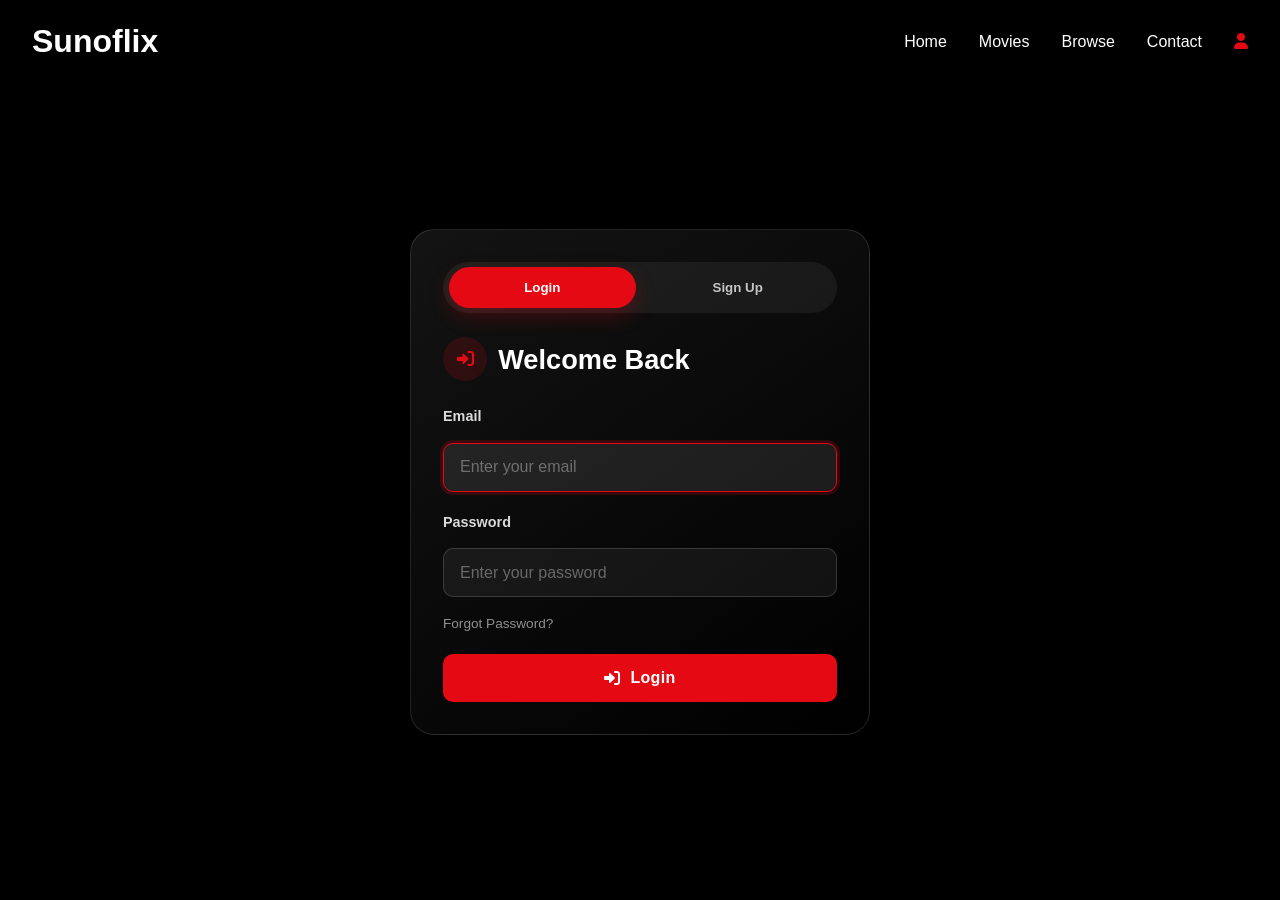
<file: template/auth.html>
<!DOCTYPE html>
<html lang="en">
<head>
    <meta charset="UTF-8">
    <meta name="viewport" content="width=device-width, initial-scale=1.0">
    <title>Authentication - Sunoflix</title>
    <link rel="stylesheet" href="../css/styles.css">
    <link rel="stylesheet" href="https://cdnjs.cloudflare.com/ajax/libs/font-awesome/6.0.0/css/all.min.css">
</head>
<body>
    <header class="main-header">
        <h1>Sunoflix</h1>
        <nav>
            <ul>
                <li><a href="../index.html">Home</a></li>
                <li><a href="movies.html">Movies</a></li>
                <li><a href="browse.html">Browse</a></li>
                <li><a href="contact.html">Contact</a></li>
                <li><a href="profile.html" class="active profile-link">
                    <i class="fas fa-user"></i>
                </a></li>
            </ul>
        </nav>
    </header>

    <main>
        <div class="auth-shell">
            <div class="auth-card">
                <div class="auth-toggle" role="tablist" aria-label="Authentication toggle">
                    <button type="button" class="auth-toggle-btn active" id="showLoginForm">Login</button>
                    <button type="button" class="auth-toggle-btn" id="showSignupForm">Sign Up</button>
                </div>

                <div class="auth-panel active" id="loginPanel">
                    <div class="auth-content fade-in">
                        <h2><i class="fas fa-sign-in-alt"></i> Welcome Back</h2>
                        <div id="loginLoading" class="loading-spinner hidden"></div>
                        <form id="loginForm" class="auth-form">
                            <div class="form-group">
                                <label for="loginEmail">Email</label>
                                <input type="email" id="loginEmail" name="email" required placeholder="Enter your email">
                            </div>
                            <div class="form-group">
                                <label for="loginPassword">Password</label>
                                <input type="password" id="loginPassword" name="password" required placeholder="Enter your password">
                                <a href="#" class="forgot-link" id="showReset">Forgot Password?</a>
                            </div>
                            <button type="submit" class="auth-button">
                                <i class="fas fa-sign-in-alt"></i> Login
                            </button>
                        </form>
                    </div>
                </div>

                <div class="auth-panel" id="signupPanel">
                    <div class="auth-content fade-in">
                        <h2><i class="fas fa-user-plus"></i> Create Account</h2>
                        <div id="signupLoading" class="loading-spinner hidden"></div>
                        <form id="signupForm" class="auth-form">
                            <div class="form-group">
                                <label for="fullName">Full Name</label>
                                <input type="text" id="fullName" name="fullName" required placeholder="Enter your full name">
                            </div>
                            <div class="form-group">
                                <label for="signupEmail">Email</label>
                                <input type="email" id="signupEmail" name="email" required placeholder="Enter your email">
                            </div>
                            <div class="form-group">
                                <label for="signupPassword">Password</label>
                                <input type="password" id="signupPassword" name="password" required placeholder="Create a password">
                            </div>
                            <div class="form-group">
                                <label for="confirmPassword">Confirm Password</label>
                                <input type="password" id="confirmPassword" name="confirmPassword" required placeholder="Confirm your password">
                            </div>
                            <button type="submit" class="auth-button">
                                <i class="fas fa-user-plus"></i> Create Account
                            </button>
                        </form>
                    </div>
                </div>
            </div>
        </div>

        <!-- Reset Password Modal with opacity and visibility -->
        <div id="resetModal" class="modal hidden fade-out">
            <div class="modal-content">
                <span class="close-modal" id="closeResetModal">&times;</span>
                <h2><i class="fas fa-key"></i> Reset Password</h2>
                <form id="resetForm" class="auth-form">
                    <p class="reset-info">Enter your email to receive reset instructions</p>
                    <div class="form-group">
                        <label for="resetEmail">Email</label>
                        <input type="email" id="resetEmail" name="email" required placeholder="Enter your email">
                    </div>
                    <div class="button-group">
                        <button type="submit" class="auth-button">
                            <i class="fas fa-paper-plane"></i> Send Reset Link
                        </button>
                        <button type="button" class="auth-button secondary" id="cancelReset">
                            <i class="fas fa-times"></i> Cancel
                        </button>
                    </div>
                </form>
            </div>
        </div>
    </main>

    <script src="../js/components/toast.js" defer></script>
    <script src="../js/script.js" defer></script>
</body>
</html>
</file>
<file: css/styles.css>
/* Reset and Base Styles */
* {
    margin: 0;
    padding: 0;
    box-sizing: border-box;
}

:root {
    --primary-color: #e50914;
    --secondary-color: #141414;
    --text-color: #ffffff;
    --background-dark: #000000;
    --background-light: #222222;
    --hover-color: #ff161d;
    --transition-speed: 0.3s;
}

body {
    font-family: 'Arial', sans-serif;
    background-color: var(--background-dark);
    color: var(--text-color);
    line-height: 1.6;
}

/* Header Styles */
.main-header {
    background-color: rgba(0, 0, 0, 0.9);
    padding: 1rem 2rem;
    position: fixed;
    width: 100%;
    top: 0;
    z-index: 1000;
    display: flex;
    justify-content: space-between;
    align-items: center;
    backdrop-filter: blur(5px);
}


.logo h1 {
    color: var(--primary-color);
    font-size: 2rem;
    font-weight: bold;
}

nav ul {
    display: flex;
    list-style: none;
    gap: 2rem;
}

nav a {
    color: var(--text-color);
    text-decoration: none;
    font-weight: 500;
    transition: color var(--transition-speed);
}

nav a:hover, nav a.active {
    color: var(--primary-color);
}

/* Hero Section */
.hero {
    height: 80vh;
    background: linear-gradient(rgba(0, 0, 0, 0.7), rgba(0, 0, 0, 0.7)),
                url('../images/hero-bg.jpg') no-repeat center center;
    background-size: cover;
    display: flex;
    align-items: center;
    justify-content: center;
    text-align: center;
    padding: 2rem;
    margin-top: 4rem;
}

.hero-content {
    max-width: 800px;
}

.hero h2 {
    font-size: 3rem;
    margin-bottom: 1rem;
}

/* Buttons and CTAs */
.cta-button {
    background-color: var(--primary-color);
    color: var(--text-color);
    padding: 0.8rem 1.5rem;
    border: none;
    border-radius: 4px;
    font-size: 1.1rem;
    cursor: pointer;
    transition: background-color var(--transition-speed);
    text-decoration: none;
    display: inline-flex;
    align-items: center;
    gap: 0.5rem;
    position: relative;
    overflow: hidden;
}

.cta-button:hover {
    background-color: var(--hover-color);
}

.cta-button::after {
    content: '';
    position: absolute;
    inset: 0;
    background: linear-gradient(45deg, transparent, rgba(255,255,255,0.1), transparent);
    transform: translateX(-100%);
    transition: transform 0.6s ease;
}

.cta-button:hover::after {
    transform: translateX(100%);
}

.cta-button.secondary {
    background-color: rgba(255, 255, 255, 0.1);
}

/* Movie Grid */
.movie-grid {
    display: grid;
    grid-template-columns: repeat(auto-fill, minmax(200px, 1fr));
    gap: 2rem;
    padding: 2rem;
}

.movie-card {
    position: relative;
    overflow: hidden;
    border-radius: 8px;
    transition: transform var(--transition-speed);
    isolation: isolate;
}

.movie-card:hover {
    transform: scale(1.05);
}

.movie-card::after {
    content: '';
    position: absolute;
    inset: 0;
    background: linear-gradient(180deg, transparent 0%, rgba(0,0,0,0.8) 100%);
    opacity: 0;
    transition: opacity 0.3s ease;
}

.movie-card:hover::after {
    opacity: 1;
}

.movie-card:hover .movie-info {
    transform: translateY(0);
    opacity: 1;
}

.movie-info {
    position: absolute;
    bottom: 0;
    left: 0;
    right: 0;
    padding: 1.5rem;
    background: linear-gradient(transparent, rgba(0,0,0,0.9));
    transform: translateY(20px);
    opacity: 0;
    transition: all 0.3s ease;
    z-index: 1;
}

.movie-card img {
    width: 100%;
    height: 300px;
    object-fit: cover;
}

/* Loading States */
.loading-spinner {
    width: 50px;
    height: 50px;
    border: 4px solid rgba(255, 255, 255, 0.1);
    border-left-color: var(--primary-color);
    border-radius: 50%;
    animation: spin 1s linear infinite;
}

@keyframes spin {
    to { transform: rotate(360deg); }
}

.loading-container {
    display: flex;
    justify-content: center;
    align-items: center;
    padding: 2rem;
}

/* Utilities */
.hidden {
    display: none;
}

.fade-in {
    animation: fadeIn 0.5s ease-in;
}

@keyframes fadeIn {
    from { opacity: 0; }
    to { opacity: 1; }
}

/* Enhanced Animations */
@keyframes fadeUp {
    from {
        opacity: 0;
        transform: translateY(20px);
    }
    to {
        opacity: 1;
        transform: translateY(0);
    }
}

@keyframes scaleIn {
    from {
        opacity: 0;
        transform: scale(0.9);
    }
    to {
        opacity: 1;
        transform: scale(1);
    }
}

/* Responsive Design */
@media (max-width: 768px) {
    .hero h2 {
        font-size: 2rem;
    }

    .movie-grid {
        grid-template-columns: repeat(auto-fill, minmax(150px, 1fr));
        gap: 1rem;
    }

    nav ul {
        gap: 1rem;
    }
}

/* Accessibility */
.skip-link {
    position: absolute;
    top: -50px;
    left: 0;
    padding: 8px;
    background-color: var(--primary-color);
    color: white;
    z-index: 1001;
    transition: top 0.3s;
}

.skip-link:focus {
    top: 0;
}

.sr-only {
    position: absolute;
    width: 1px;
    height: 1px;
    padding: 0;
    margin: -1px;
    overflow: hidden;
    clip: rect(0, 0, 0, 0);
    border: 0;
}

/* Category Tabs */
.categories {
    padding: 2rem;
    margin-top: 2rem;
}

.category-tabs {
    display: flex;
    gap: 1rem;
    margin-bottom: 2rem;
    overflow-x: auto;
    scrollbar-width: none;
    -ms-overflow-style: none;
    padding-bottom: 0.5rem;
}

.category-tabs::-webkit-scrollbar {
    display: none;
}

.tab-button {
    background: rgba(255, 255, 255, 0.1);
    border: none;
    padding: 0.8rem 1.5rem;
    color: var(--text-color);
    border-radius: 2rem;
    cursor: pointer;
    transition: all 0.3s;
    white-space: nowrap;
}

.tab-button.active {
    background: var(--primary-color);
}

.tab-button:hover:not(.active) {
    background: rgba(255, 255, 255, 0.2);
}

/* Newsletter Section */
.newsletter {
    background: linear-gradient(rgba(0, 0, 0, 0.8), rgba(0, 0, 0, 0.8)),
                url('../images/newsletter-bg.jpg') center/cover;
    padding: 4rem 2rem;
    text-align: center;
    margin: 3rem 0;
}

.newsletter-content {
    max-width: 600px;
    margin: 0 auto;
}

.newsletter h2 {
    font-size: 2rem;
    margin-bottom: 1rem;
}

.newsletter-form {
    margin-top: 2rem;
}

.newsletter .form-group {
    display: flex;
    gap: 1rem;
    max-width: 500px;
    margin: 0 auto;
}

.newsletter input[type="email"] {
    flex: 1;
    padding: 1rem;
    border: none;
    border-radius: 4px;
    background: rgba(255, 255, 255, 0.1);
    color: var(--text-color);
}

.form-feedback {
    margin-top: 1rem;
    padding: 0.5rem;
    border-radius: 4px;
}

.form-feedback.success {
    background: rgba(46, 125, 50, 0.2);
    color: #4caf50;
}

.form-feedback.error {
    background: rgba(198, 40, 40, 0.2);
    color: #ef5350;
}

/* Footer Styles */
.main-footer {
    background: var(--secondary-color);
    padding: 4rem 2rem 2rem;
    margin-top: 4rem;
}

.footer-content {
    max-width: 1200px;
    margin: 0 auto;
    display: grid;
    grid-template-columns: repeat(auto-fit, minmax(200px, 1fr));
    gap: 3rem;
}

.footer-section h3 {
    color: var(--primary-color);
    margin-bottom: 1.5rem;
}

.footer-section ul {
    list-style: none;
}

.footer-section ul li {
    margin-bottom: 0.8rem;
}

.footer-section a {
    color: var(--text-color);
    text-decoration: none;
    transition: color 0.3s;
}

.footer-section a:hover {
    color: var(--primary-color);
}

.social-links {
    display: flex;
    gap: 1rem;
    font-size: 1.5rem;
}

.footer-bottom {
    text-align: center;
    margin-top: 3rem;
    padding-top: 2rem;
    border-top: 1px solid rgba(255, 255, 255, 0.1);
}

/* Cookie Consent */
.cookie-consent {
    position: fixed;
    bottom: 2rem;
    left: 50%;
    transform: translateX(-50%);
    background: rgba(0, 0, 0, 0.9);
    backdrop-filter: blur(10px);
    padding: 1.5rem;
    border-radius: 8px;
    box-shadow: 0 4px 20px rgba(0, 0, 0, 0.3);
    z-index: 1000;
    max-width: 400px;
    text-align: center;
}

.cookie-buttons {
    display: flex;
    gap: 1rem;
    justify-content: center;
    margin-top: 1rem;
}

/* Error State */
.error-container {
    text-align: center;
    padding: 3rem 1rem;
}

.error-container i {
    font-size: 3rem;
    color: var(--primary-color);
    margin-bottom: 1rem;
}

/* Responsive Adjustments */
@media (max-width: 768px) {
    .newsletter .form-group {
        flex-direction: column;
    }

    .footer-content {
        grid-template-columns: repeat(auto-fit, minmax(150px, 1fr));
        gap: 2rem;
    }

    .cookie-consent {
        bottom: 0;
        left: 0;
        right: 0;
        transform: none;
        border-radius: 0;
        max-width: none;
    }
}

/* Progress Bar for Featured Movies */
.carousel-progress {
    width: 100px;
    height: 4px;
    background: rgba(255, 255, 255, 0.1);
    border-radius: 2px;
    overflow: hidden;
}

.progress-bar {
    height: 100%;
    background: var(--primary-color);
    width: 0;
    transition: width 0.3s linear;
}

.header-actions {
    display: flex;
    align-items: center;
    gap: 1rem;
}

/* Movies Page Specific Styles */
.movies-hero {
    background: var(--secondary-color);
    padding: 6rem 2rem 2rem;
}

.search-wrapper {
    max-width: 800px;
    margin: 0 auto;
    position: relative;
}

.search-input-group {
    position: relative;
    display: flex;
    align-items: center;
}

.search-input {
    width: 100%;
    padding: 1rem 3rem;
    background: rgba(255, 255, 255, 0.1);
    border: 2px solid transparent;
    border-radius: 30px;
    color: var(--text-color);
    font-size: 1.1rem;
    transition: all 0.3s;
}

.search-input:focus {
    background: rgba(255, 255, 255, 0.15);
    border-color: var(--primary-color);
    outline: none;
}

.search-input-group i {
    position: absolute;
    left: 1rem;
    color: rgba(255, 255, 255, 0.5);
}

.clear-search {
    position: absolute;
    right: 1rem;
    background: none;
    border: none;
    color: rgba(255, 255, 255, 0.5);
    cursor: pointer;
    padding: 0.5rem;
}

.search-suggestions {
    position: absolute;
    top: 100%;
    left: 0;
    right: 0;
    background: var(--background-light);
    border-radius: 4px;
    margin-top: 0.5rem;
    box-shadow: 0 4px 12px rgba(0, 0, 0, 0.3);
    z-index: 100;
    max-height: 300px;
    overflow-y: auto;
}

/* Advanced Filters */
.advanced-filters {
    margin-top: 2rem;
}

.filter-toggle {
    background: rgba(255, 255, 255, 0.1);
    border: none;
    padding: 0.8rem 1.5rem;
    color: var(--text-color);
    border-radius: 4px;
    cursor: pointer;
    transition: background 0.3s;
}

.filter-toggle:hover {
    background: rgba(255, 255, 255, 0.2);
}

.filter-panel {
    background: var(--background-light);
    padding: 1.5rem;
    border-radius: 8px;
    margin-top: 1rem;
}

.filter-grid {
    display: grid;
    grid-template-columns: repeat(auto-fit, minmax(200px, 1fr));
    gap: 1.5rem;
    margin-bottom: 1.5rem;
}

.filter-group {
    display: flex;
    flex-direction: column;
    gap: 0.5rem;
}

.year-range {
    display: flex;
    align-items: center;
    gap: 0.5rem;
}

.year-range input {
    width: 80px;
    padding: 0.5rem;
    background: rgba(255, 255, 255, 0.1);
    border: none;
    border-radius: 4px;
    color: var(--text-color);
}

.rating-slider {
    display: flex;
    align-items: center;
    gap: 1rem;
}

.rating-slider input[type="range"] {
    flex: 1;
}

.genre-tags {
    display: flex;
    flex-wrap: wrap;
    gap: 0.5rem;
}

.genre-tag {
    background: rgba(255, 255, 255, 0.1);
    padding: 0.5rem 1rem;
    border-radius: 20px;
    cursor: pointer;
    transition: all 0.3s;
}

.genre-tag.active {
    background: var(--primary-color);
}

/* Active Filters Display */
.active-filters {
    display: flex;
    flex-wrap: wrap;
    gap: 0.5rem;
    margin-top: 1rem;
}

.filter-tag {
    background: rgba(255, 255, 255, 0.1);
    padding: 0.5rem 1rem;
    border-radius: 20px;
    display: flex;
    align-items: center;
    gap: 0.5rem;
}

.filter-tag button {
    background: none;
    border: none;
    color: var(--text-color);
    cursor: pointer;
    padding: 0;
}

/* Results Header */
.results-header {
    display: flex;
    justify-content: space-between;
    align-items: center;
    padding: 1rem 2rem;
    background: var(--background-light);
    border-radius: 4px;
    margin: 2rem 0;
}

/* Enhanced Pagination */
.pagination {
    display: flex;
    justify-content: center;
    align-items: center;
    gap: 1rem;
    margin-top: 2rem;
    padding: 1rem;
}

.page-numbers {
    display: flex;
    gap: 0.5rem;
}

.page-number {
    width: 40px;
    height: 40px;
    display: flex;
    align-items: center;
    justify-content: center;
    border-radius: 50%;
    background: rgba(255, 255, 255, 0.1);
    cursor: pointer;
    transition: all 0.3s;
}

.page-number.active {
    background: var(--primary-color);
}

/* Quick Preview Modal */
.modal {
    position: fixed;
    top: 0;
    left: 0;
    right: 0;
    bottom: 0;
    background: rgba(0, 0, 0, 0.8);
    display: flex;
    align-items: center;
    justify-content: center;
    z-index: 1000;
    opacity: 0;
    visibility: hidden;
    transition: all 0.3s;
}

.modal.active {
    opacity: 1;
    visibility: visible;
}

.modal-content {
    background: var(--background-light);
    padding: 2rem;
    border-radius: 8px;
    max-width: 600px;
    width: 90%;
    position: relative;
    transform: translateY(20px);
    transition: transform 0.3s;
}

.modal.active .modal-content {
    transform: translateY(0);
}

.close-modal {
    position: absolute;
    top: 1rem;
    right: 1rem;
    background: none;
    border: none;
    color: var(--text-color);
    cursor: pointer;
    padding: 0.5rem;
}

/* Responsive Adjustments */
@media (max-width: 768px) {
    .filter-grid {
        grid-template-columns: 1fr;
    }

    .results-header {
        flex-direction: column;
        gap: 1rem;
        text-align: center;
    }

    .page-numbers {
        display: none;
    }

    .modal-content {
        width: 95%;
        margin: 1rem;
        padding: 1rem;
    }
}

/* Profile Page Styles */
.profile-section {
    max-width: 1400px;
    margin: 0 auto;
    padding: 6rem 2rem 3rem;
}

.profile-overview {
    background: linear-gradient(135deg, rgba(229, 9, 20, 0.18), rgba(20, 20, 20, 0.98));
    border: 1px solid rgba(255, 255, 255, 0.1);
    border-radius: 24px;
    margin: 0 0 1.5rem;
    padding: 2rem;
    box-shadow: 0 20px 50px rgba(0, 0, 0, 0.35);
}

.profile-header {
    display: flex;
    gap: 2rem;
    align-items: center;
    justify-content: space-between;
    flex-wrap: wrap;
}

.profile-avatar-section {
    position: relative;
    min-width: 170px;
}

.profile-avatar {
    position: relative;
    width: 170px;
    height: 170px;
    border-radius: 50%;
    overflow: hidden;
    border: 4px solid rgba(255, 255, 255, 0.16);
    box-shadow: 0 10px 30px rgba(0, 0, 0, 0.3);
}

.profile-avatar img {
    width: 100%;
    height: 100%;
    object-fit: cover;
}

.edit-avatar {
    position: absolute;
    bottom: 0.3rem;
    right: 0.3rem;
    background: var(--primary-color);
    border: 2px solid rgba(255, 255, 255, 0.2);
    width: 42px;
    height: 42px;
    border-radius: 50%;
    color: white;
    cursor: pointer;
    display: flex;
    align-items: center;
    justify-content: center;
    transition: transform 0.3s ease, background-color 0.3s ease;
}

.edit-avatar:hover {
    transform: scale(1.05);
    background-color: var(--hover-color);
}

.profile-info {
    flex: 1;
    min-width: 280px;
}

.profile-name {
    display: flex;
    align-items: center;
    gap: 0.8rem;
    margin-bottom: 0.8rem;
}

.profile-name h1 {
    font-size: 1.8rem;
    line-height: 1.2;
}

.edit-name {
    background: rgba(255, 255, 255, 0.08);
    border: 1px solid rgba(255, 255, 255, 0.12);
    color: var(--text-color);
    width: 38px;
    height: 38px;
    border-radius: 50%;
    cursor: pointer;
}

.profile-meta {
    display: flex;
    flex-wrap: wrap;
    gap: 0.75rem;
    align-items: center;
}

.member-status {
    display: inline-flex;
    align-items: center;
    gap: 0.35rem;
    padding: 0.45rem 0.8rem;
    background: rgba(255, 255, 255, 0.08);
    border-radius: 999px;
    font-size: 0.95rem;
}

.member-since {
    color: rgba(255, 255, 255, 0.75);
    font-size: 0.95rem;
}

.btn-outline {
    background: transparent;
    border: 1px solid rgba(255, 255, 255, 0.2);
    color: var(--text-color);
}

.btn-outline:hover {
    background: rgba(255, 255, 255, 0.08);
}

/* Stats Section */
.profile-stats {
    display: grid;
    grid-template-columns: repeat(auto-fit, minmax(160px, 1fr));
    gap: 1rem;
    margin-top: 2rem;
    padding-top: 1.5rem;
    border-top: 1px solid rgba(255, 255, 255, 0.1);
}

.stat-card {
    background: rgba(255, 255, 255, 0.05);
    border: 1px solid rgba(255, 255, 255, 0.08);
    backdrop-filter: blur(10px);
    padding: 1.2rem;
    border-radius: 16px;
    text-align: center;
    transition: transform 0.3s ease, background 0.3s ease;
}

.stat-card:hover {
    transform: translateY(-4px);
    background: rgba(255, 255, 255, 0.08);
}

.stat-icon {
    width: 44px;
    height: 44px;
    display: inline-flex;
    align-items: center;
    justify-content: center;
    margin-bottom: 0.75rem;
    border-radius: 50%;
    background: rgba(229, 9, 20, 0.16);
    color: var(--primary-color);
}

.stat-value {
    display: block;
    font-size: 1.35rem;
    font-weight: 700;
    margin-bottom: 0.2rem;
}

.stat-label {
    color: rgba(255, 255, 255, 0.7);
    font-size: 0.95rem;
}

.profile-tabs {
    display: flex;
    flex-wrap: wrap;
    gap: 0.75rem;
    padding: 0 0 1rem;
    margin-bottom: 1rem;
}

.profile-tabs .tab-button {
    display: inline-flex;
    align-items: center;
    gap: 0.5rem;
    padding: 0.8rem 1rem;
    border-radius: 999px;
    border: 1px solid rgba(255, 255, 255, 0.12);
    background: rgba(255, 255, 255, 0.05);
    color: var(--text-color);
}

.profile-tabs .tab-button.active {
    background: var(--primary-color);
    border-color: transparent;
}

.tab-contents {
    display: block;
}

.tab-content {
    display: none;
    background: rgba(255, 255, 255, 0.03);
    border: 1px solid rgba(255, 255, 255, 0.08);
    border-radius: 20px;
    padding: 1.5rem;
}

.tab-content.active {
    display: block;
}

.section-header {
    display: flex;
    justify-content: space-between;
    align-items: center;
    flex-wrap: wrap;
    gap: 1rem;
    margin-bottom: 1.25rem;
}

.section-actions,
.reviews-header,
.reviews-stats,
.reviews-sort,
.settings-actions,
.toggle-group,
.plan-header,
.plan-actions,
.subscription-actions {
    display: flex;
    align-items: center;
    flex-wrap: wrap;
    gap: 0.75rem;
}

.section-actions {
    justify-content: flex-end;
}

.filter-group {
    display: flex;
    align-items: center;
    gap: 0.5rem;
}

.filter-select,
.filter-button,
.action-button,
.btn-primary,
.btn-secondary,
.btn-danger,
.btn-outline {
    border-radius: 999px;
    border: 1px solid rgba(255, 255, 255, 0.12);
    padding: 0.7rem 1rem;
    color: var(--text-color);
    font-size: 0.95rem;
    transition: all 0.3s ease;
}

.filter-select {
    background: rgba(255, 255, 255, 0.06);
    min-width: 140px;
}

.filter-button,
.action-button {
    background: rgba(255, 255, 255, 0.08);
    cursor: pointer;
}

.action-button {
    background: var(--primary-color);
    border-color: transparent;
}

.reviews-stats {
    color: rgba(255, 255, 255, 0.75);
    font-size: 0.95rem;
}

.reviews-header {
    justify-content: space-between;
    margin-bottom: 1rem;
}

.reviews-list {
    display: grid;
    gap: 1rem;
}

.form-row {
    display: grid;
    grid-template-columns: repeat(2, minmax(0, 1fr));
    gap: 1rem;
}

.form-group {
    display: flex;
    flex-direction: column;
    gap: 0.4rem;
}

.checkbox-group {
    display: flex;
    flex-direction: column;
    gap: 0.7rem;
}

.checkbox-label {
    display: flex;
    align-items: center;
    gap: 0.6rem;
    color: rgba(255, 255, 255, 0.82);
    cursor: pointer;
}

.checkbox-label input {
    width: auto;
    margin: 0;
}

.settings-actions {
    justify-content: flex-end;
    margin-top: 1.5rem;
}

.subscription-info {
    background: rgba(255, 255, 255, 0.04);
    border: 1px solid rgba(255, 255, 255, 0.08);
    border-radius: 20px;
    padding: 1.5rem;
    display: grid;
    gap: 1rem;
}

.plan-row {
    display: flex;
    justify-content: space-between;
    flex-wrap: wrap;
    gap: 0.75rem;
    color: rgba(255, 255, 255, 0.8);
}

.plan-features ul {
    list-style: none;
    display: grid;
    gap: 0.6rem;
    padding: 0;
    margin: 0.5rem 0 0;
}

.plan-features li {
    color: rgba(255, 255, 255, 0.8);
}

/* Profile Settings Grid */
.settings-grid {
    display: grid;
    grid-template-columns: repeat(auto-fit, minmax(300px, 1fr));
    gap: 1.5rem;
    padding: 0.5rem 0 1rem;
}

.settings-card {
    background: rgba(255, 255, 255, 0.04);
    border: 1px solid rgba(255, 255, 255, 0.08);
    border-radius: 18px;
    padding: 1.5rem;
}

/* Profile Form Styles */
.settings-form {
    display: flex;
    flex-direction: column;
    gap: 1.25rem;
}

.toggle-switch {
    position: relative;
    display: inline-block;
    width: 60px;
    height: 34px;
}

.toggle-slider {
    position: absolute;
    cursor: pointer;
    top: 0;
    left: 0;
    right: 0;
    bottom: 0;
    background-color: rgba(255, 255, 255, 0.1);
    transition: .4s;
    border-radius: 34px;
}

/* Profile Responsive Adjustments */
@media (max-width: 768px) {
    .profile-section {
        padding: 6rem 1rem 2rem;
    }

    .profile-overview {
        padding: 1.25rem;
    }

    .profile-header {
        flex-direction: column;
        text-align: center;
    }

    .profile-avatar-section {
        margin: 0 auto;
    }

    .profile-name {
        justify-content: center;
    }

    .profile-meta {
        justify-content: center;
    }

    .profile-tabs {
        padding: 0 0 1rem;
    }

    .section-header,
    .reviews-header {
        flex-direction: column;
        align-items: flex-start;
    }

    .form-row {
        grid-template-columns: 1fr;
    }

    .settings-grid {
        grid-template-columns: 1fr;
    }
}

/* Toast Notifications */
.toast-container {
    position: fixed;
    bottom: 2rem;
    right: 2rem;
    z-index: 1000;
}

.toast {
    background: var(--secondary-color);
    color: var(--text-color);
    padding: 1rem 2rem;
    border-radius: 4px;
    margin-top: 0.5rem;
    box-shadow: 0 4px 12px rgba(0, 0, 0, 0.3);
    display: flex;
    align-items: center;
    gap: 1rem;
    animation: slideIn 0.3s ease-out;
}

@keyframes slideIn {
    from {
        transform: translateX(100%);
        opacity: 0;
    }
    to {
        transform: translateX(0);
        opacity: 1;
    }
}

/* Section Styles */
section {
    margin-bottom: 3rem;
}

.section-header {
    display: flex;
    justify-content: space-between;
    align-items: center;
    margin-bottom: 2rem;
    padding: 0 2rem;
}

.container {
    max-width: 1400px;
    margin: 0 auto;
    padding: 0 1rem;
}

/* Movie Detail Page Styles */
.movie-detail-hero {
    min-height: 70vh;
    background-size: cover;
    background-position: center;
    position: relative;
    padding: 8rem 2rem 4rem;
}

.movie-detail-hero::before {
    content: '';
    position: absolute;
    top: 0;
    left: 0;
    right: 0;
    bottom: 0;
    background: linear-gradient(to bottom, rgba(0,0,0,0.8), rgba(0,0,0,0.9));
}

.movie-detail-content {
    position: relative;
    max-width: 800px;
    margin: 0 auto;
}

.movie-title-large {
    font-size: 3rem;
    margin-bottom: 1rem;
}

.movie-meta-info {
    display: flex;
    gap: 2rem;
    margin-bottom: 2rem;
    flex-wrap: wrap;
}

.meta-item {
    display: flex;
    align-items: center;
    gap: 0.5rem;
}

/* Cast Section Styles */
.cast-section {
    padding: 2rem;
}

.cast-grid {
    display: grid;
    grid-template-columns: repeat(auto-fill, minmax(150px, 1fr));
    gap: 1.5rem;
}

.cast-card {
    background: var(--secondary-color);
    border-radius: 8px;
    overflow: hidden;
    transition: transform 0.3s;
}

.cast-card:hover {
    transform: translateY(-5px);
}

.cast-image {
    width: 100%;
    aspect-ratio: 2/3;
    object-fit: cover;
}

.cast-info {
    padding: 1rem;
}

.cast-name {
    font-weight: bold;
    margin-bottom: 0.5rem;
}

.cast-role {
    font-size: 0.9rem;
    color: rgba(255, 255, 255, 0.7);
}

/* Trailer Section Styles */
.trailer-section {
    padding: 2rem;
}

.video-container {
    position: relative;
    padding-bottom: 56.25%; /* 16:9 aspect ratio */
    height: 0;
    overflow: hidden;
    border-radius: 8px;
}

.video-container iframe {
    position: absolute;
    top: 0;
    left: 0;
    width: 100%;
    height: 100%;
}

/* Contact Page Styles */
.contact-hero {
    text-align: center;
    padding: 8rem 2rem 4rem;
    background: linear-gradient(rgba(0,0,0,0.8), rgba(0,0,0,0.8)),
                url('../images/contact-bg.jpg') no-repeat center center;
    background-size: cover;
}

.contact-container {
    max-width: 1200px;
    margin: 0 auto;
    padding: 4rem 2rem;
    display: grid;
    grid-template-columns: 1fr 2fr;
    gap: 4rem;
}

.contact-info {
    display: grid;
    grid-template-columns: repeat(auto-fit, minmax(200px, 1fr));
    gap: 2rem;
}

.info-card {
    background: var(--secondary-color);
    padding: 2rem;
    border-radius: 8px;
    text-align: center;
}

.info-card i {
    font-size: 2rem;
    color: var(--primary-color);
    margin-bottom: 1rem;
}

/* ============================================
   Authentication Page Styles (Login / Sign Up)
   ============================================ */
.auth-shell {
    min-height: calc(100vh - 4rem);
    margin-top: 4rem;
    padding: 3rem 1.5rem;
    display: flex;
    align-items: center;
    justify-content: center;
}

.auth-card {
    width: min(100%, 460px);
    background: linear-gradient(145deg, rgba(20, 20, 20, 0.96), rgba(0, 0, 0, 0.92));
    border: 1px solid rgba(255, 255, 255, 0.12);
    border-radius: 24px;
    padding: 2rem;
    box-shadow: 0 24px 60px rgba(0, 0, 0, 0.45);
}

.auth-toggle {
    display: grid;
    grid-template-columns: 1fr 1fr;
    gap: 0.5rem;
    padding: 0.35rem;
    margin-bottom: 1.5rem;
    background: rgba(255, 255, 255, 0.06);
    border-radius: 999px;
}

.auth-toggle-btn {
    border: none;
    background: transparent;
    color: rgba(255, 255, 255, 0.75);
    padding: 0.8rem 1rem;
    border-radius: 999px;
    font-weight: 700;
    cursor: pointer;
    transition: all 0.3s ease;
}

.auth-toggle-btn.active {
    background: var(--primary-color);
    color: var(--text-color);
    box-shadow: 0 8px 20px rgba(229, 9, 20, 0.25);
}

.auth-panel {
    display: none;
    animation: fadeIn 0.3s ease;
}

.auth-panel.active {
    display: block;
}

.auth-content {
    width: 100%;
}

.auth-content h2 {
    display: flex;
    align-items: center;
    gap: 0.7rem;
    font-size: 1.7rem;
    font-weight: 700;
    margin-bottom: 0.3rem;
}

.auth-content h2 i {
    width: 44px;
    height: 44px;
    display: inline-flex;
    align-items: center;
    justify-content: center;
    background: rgba(229, 9, 20, 0.15);
    color: var(--primary-color);
    border-radius: 50%;
    font-size: 1.05rem;
}

.auth-form {
    margin-top: 1.5rem;
}

.auth-form .form-group {
    margin-bottom: 1.2rem;
    position: relative;
}

.auth-form label {
    display: block;
    margin-bottom: 0.5rem;
    font-size: 0.9rem;
    font-weight: 600;
    color: rgba(255, 255, 255, 0.85);
}

.auth-form input {
    width: 100%;
    padding: 0.9rem 1rem;
    background: rgba(255, 255, 255, 0.06);
    border: 1px solid rgba(255, 255, 255, 0.15);
    border-radius: 10px;
    color: var(--text-color);
    font-size: 1rem;
    font-family: inherit;
    transition: border-color var(--transition-speed), background var(--transition-speed), box-shadow var(--transition-speed);
}

.auth-form input::placeholder {
    color: rgba(255, 255, 255, 0.35);
}

.auth-form input:hover {
    border-color: rgba(255, 255, 255, 0.3);
}

.auth-form input:focus {
    outline: none;
    border-color: var(--primary-color);
    background: rgba(255, 255, 255, 0.09);
    box-shadow: 0 0 0 3px rgba(229, 9, 20, 0.2);
}

.auth-form input:invalid:not(:placeholder-shown) {
    border-color: rgba(220, 53, 69, 0.6);
}

.forgot-link {
    display: inline-block;
    margin-top: 0.6rem;
    font-size: 0.85rem;
    color: rgba(255, 255, 255, 0.55);
    text-decoration: none;
    transition: color var(--transition-speed);
}

.forgot-link:hover {
    color: var(--primary-color);
    text-decoration: underline;
}

.auth-button {
    width: 100%;
    margin-top: 1.2rem;
    padding: 0.95rem 1.5rem;
    background: var(--primary-color);
    color: var(--text-color);
    border: none;
    border-radius: 10px;
    font-size: 1rem;
    font-weight: 700;
    letter-spacing: 0.02em;
    cursor: pointer;
    display: flex;
    align-items: center;
    justify-content: center;
    gap: 0.6rem;
    transition: background var(--transition-speed), transform var(--transition-speed), box-shadow var(--transition-speed);
}

.auth-button:hover {
    background: var(--hover-color);
    transform: translateY(-2px);
    box-shadow: 0 8px 20px rgba(229, 9, 20, 0.3);
}

.auth-button:active {
    transform: translateY(0);
}

.auth-button:disabled {
    opacity: 0.6;
    cursor: not-allowed;
    transform: none;
    box-shadow: none;
}

.auth-button.secondary {
    background: rgba(255, 255, 255, 0.08);
    border: 1px solid rgba(255, 255, 255, 0.2);
}

.auth-button.secondary:hover {
    background: rgba(255, 255, 255, 0.14);
    box-shadow: none;
}

.auth-panel .loading-spinner {
    width: 32px;
    height: 32px;
    border-width: 3px;
    margin: 1rem auto 0;
}

/* Reset Password Modal (reuses .modal / .modal-content) */
#resetModal .modal-content {
    max-width: 420px;
}

#resetModal h2 {
    display: flex;
    align-items: center;
    gap: 0.6rem;
    font-size: 1.4rem;
    margin-bottom: 0.8rem;
}

.reset-info {
    color: rgba(255, 255, 255, 0.6);
    font-size: 0.9rem;
    margin-bottom: 1.2rem;
}

.button-group {
    display: flex;
    gap: 1rem;
    margin-top: 1.5rem;
}

.button-group .auth-button {
    margin-top: 0;
}

@media (max-width: 768px) {
    .auth-shell {
        padding: 2rem 1rem 3rem;
    }

    .auth-card {
        padding: 1.5rem;
    }

    .button-group {
        flex-direction: column;
    }
}

/* Genre and Browse Page Styles */
.genre-section {
    padding: 6rem 2rem 2rem;
}

.genre-grid {
    display: grid;
    grid-template-columns: repeat(auto-fill, minmax(250px, 1fr));
    gap: 2rem;
}

.trending-section,
.top-rated-section {
    padding: 2rem;
}

/* Badge Styles */
.badge {
    padding: 0.3rem 0.8rem;
    border-radius: 20px;
    font-size: 0.9rem;
    font-weight: 500;
}

.badge.premium {
    background: linear-gradient(45deg, #FFD700, #FFA500);
    color: var(--background-dark);
}

/* Button Variants */
.btn-primary,
.btn-secondary,
.btn-danger,
.btn-outline {
    padding: 0.8rem 1.5rem;
    border-radius: 4px;
    border: none;
    cursor: pointer;
    display: inline-flex;
    align-items: center;
    gap: 0.5rem;
    transition: all 0.3s;
}

.btn-primary {
    background: var(--primary-color);
    color: var(--text-color);
}

.btn-secondary {
    background: rgba(255, 255, 255, 0.1);
    color: var(--text-color);
}

.btn-danger {
    background: #dc3545;
    color: var(--text-color);
}

.btn-outline {
    background: transparent;
    border: 1px solid var(--text-color);
    color: var(--text-color);
}

/* Empty States */
.empty-state {
    text-align: center;
    padding: 4rem 2rem;
}

.empty-state i {
    font-size: 3rem;
    color: var(--primary-color);
    margin-bottom: 1rem;
}

/* Additional Responsive Adjustments */
@media (max-width: 768px) {
    .contact-container {
        grid-template-columns: 1fr;
    }

    .auth-split-container {
        grid-template-columns: 1fr;
    }

    .movie-title-large {
        font-size: 2rem;
    }

    .movie-meta-info {
        gap: 1rem;
    }

    .cast-grid {
        grid-template-columns: repeat(auto-fill, minmax(120px, 1fr));
    }
}

/* Utility Classes */
.text-center {
    text-align: center;
}

.mb-1 { margin-bottom: 0.5rem; }
.mb-2 { margin-bottom: 1rem; }
.mb-3 { margin-bottom: 1.5rem; }
.mb-4 { margin-bottom: 2rem; }

.mt-1 { margin-top: 0.5rem; }
.mt-2 { margin-top: 1rem; }
.mt-3 { margin-top: 1.5rem; }
.mt-4 { margin-top: 2rem; }

/* Glass Morphism Effects */
.glass-effect {
    background: rgba(255, 255, 255, 0.05);
    backdrop-filter: blur(10px);
    border: 1px solid rgba(255, 255, 255, 0.1);
    box-shadow: 0 8px 32px rgba(0, 0, 0, 0.1);
}

/* Enhanced Form Elements */
input, select, textarea {
    background: rgba(255, 255, 255, 0.05);
    border: 1px solid rgba(255, 255, 255, 0.1);
    border-radius: 8px;
    color: var(--text-color);
    padding: 0.8rem 1rem;
    transition: all 0.3s ease;
}

input:focus, select:focus, textarea:focus {
    border-color: var(--primary-color);
    box-shadow: 0 0 0 2px rgba(229, 9, 20, 0.2);
    outline: none;
}

/* Enhanced Loading States */
.loading-skeleton {
    background: linear-gradient(
        90deg,
        rgba(255, 255, 255, 0.05) 25%,
        rgba(255, 255, 255, 0.1) 50%,
        rgba(255, 255, 255, 0.05) 75%
    );
    background-size: 200% 100%;
    animation: shimmer 1.5s infinite;
}

@keyframes shimmer {
    to {
        background-position: -200% 0;
    }
}

/* Enhanced Scroll Behavior */
.smooth-scroll {
    scroll-behavior: smooth;
    scrollbar-width: thin;
    scrollbar-color: var(--primary-color) rgba(255, 255, 255, 0.1);
}

.smooth-scroll::-webkit-scrollbar {
    width: 8px;
    height: 8px;
}

.smooth-scroll::-webkit-scrollbar-track {
    background: rgba(255, 255, 255, 0.1);
    border-radius: 4px;
}

.smooth-scroll::-webkit-scrollbar-thumb {
    background: var(--primary-color);
    border-radius: 4px;
}

/* Enhanced Grid Layouts */
.responsive-grid {
    display: grid;
    grid-template-columns: repeat(auto-fit, minmax(min(250px, 100%), 1fr));
    gap: 2rem;
    align-items: start;
}

/* Enhanced Typography */
.text-gradient {
    background: linear-gradient(45deg, var(--primary-color), #ff4b2b);
    -webkit-background-clip: text;
    background-clip: text;
    -webkit-text-fill-color: transparent;
    color: transparent;
}

/* Enhanced Focus States */
:focus-visible {
    outline: 2px solid var(--primary-color);
    outline-offset: 2px;
}

/* Enhanced Transitions */
.smooth-transition {
    transition: all 0.3s cubic-bezier(0.4, 0, 0.2, 1);
}

/* Enhanced Media Queries */
@media (hover: hover) {
    .hover-scale:hover {
        transform: scale(1.05);
    }

    .hover-lift:hover {
        transform: translateY(-5px);
    }
}

@media (prefers-reduced-motion: reduce) {
    * {
        animation-duration: 0.01ms !important;
        animation-iteration-count: 1 !important;
        transition-duration: 0.01ms !important;
        scroll-behavior: auto !important;
    }
}

/* Dark Mode Enhancement */
@media (prefers-color-scheme: dark) {
    :root {
        --text-color-secondary: rgba(255, 255, 255, 0.7);
        --border-color: rgba(255, 255, 255, 0.1);
    }
}

/* Enhanced Accessibility */
.visually-hidden:not(:focus):not(:active) {
    clip: rect(0 0 0 0);
    clip-path: inset(50%);
    height: 1px;
    overflow: hidden;
    position: absolute;
    white-space: nowrap;
    width: 1px;
}

/* Enhanced Container Queries */
@container (min-width: 400px) {
    .container-responsive {
        padding: 2rem;
    }
}

/* Enhanced Print Styles */
@media print {
    .no-print {
        display: none;
    }
    
    body {
        color: black;
        background: white;
    }
}

/* Enhanced Input Styles */
.form-control {
    background: rgba(255, 255, 255, 0.05);
    border: 1px solid rgba(255, 255, 255, 0.1);
    border-radius: 8px;
    color: var(--text-color);
    padding: 1rem;
    width: 100%;
    transition: all 0.3s cubic-bezier(0.4, 0, 0.2, 1);
}

.form-control:hover {
    background: rgba(255, 255, 255, 0.08);
}

.form-control:focus {
    background: rgba(255, 255, 255, 0.1);
    border-color: var(--primary-color);
    box-shadow: 0 0 0 2px rgba(229, 9, 20, 0.2);
    outline: none;
}

/* Enhanced Card Styles */
.card {
    background: var(--secondary-color);
    border-radius: 12px;
    overflow: hidden;
    position: relative;
    transition: transform 0.3s ease, box-shadow 0.3s ease;
    box-shadow: 0 4px 6px rgba(0, 0, 0, 0.1);
}

.card:hover {
    transform: translateY(-5px);
    box-shadow: 0 8px 15px rgba(0, 0, 0, 0.2);
}

.card-image {
    position: relative;
    overflow: hidden;
    padding-top: 56.25%; /* 16:9 Aspect Ratio */
}

.card-image img {
    position: absolute;
    top: 0;
    left: 0;
    width: 100%;
    height: 100%;
    object-fit: cover;
    transition: transform 0.5s ease;
}

.card:hover .card-image img {
    transform: scale(1.1);
}

.card-content {
    padding: 1.5rem;
}

.card-overlay {
    position: absolute;
    inset: 0;
    background: linear-gradient(
        to top,
        rgba(0, 0, 0, 0.9) 0%,
        rgba(0, 0, 0, 0.5) 50%,
        transparent 100%
    );
    opacity: 0;
    transition: opacity 0.3s ease;
}

.card:hover .card-overlay {
    opacity: 1;
}

/* Enhanced Button Styles */
.btn {
    position: relative;
    padding: 0.8rem 1.5rem;
    border-radius: 8px;
    border: none;
    cursor: pointer;
    font-weight: 500;
    letter-spacing: 0.5px;
    transition: all 0.3s ease;
    overflow: hidden;
}

.btn::after {
    content: '';
    position: absolute;
    inset: 0;
    background: linear-gradient(45deg, transparent, rgba(255,255,255,0.2), transparent);
    transform: translateX(-100%);
    transition: transform 0.6s ease;
}

.btn:hover::after {
    transform: translateX(100%);
}

.btn-primary {
    background: linear-gradient(45deg, var(--primary-color), #ff4b2b);
    color: white;
}

.btn-primary:hover {
    background: linear-gradient(45deg, #ff4b2b, var(--primary-color));
    box-shadow: 0 4px 15px rgba(229, 9, 20, 0.3);
}

/* Enhanced Avatar Styles */
.avatar {
    position: relative;
    width: 40px;
    height: 40px;
    border-radius: 50%;
    overflow: hidden;
    border: 2px solid var(--primary-color);
}

.avatar img {
    width: 100%;
    height: 100%;
    object-fit: cover;
}

.avatar.online::after {
    content: '';
    position: absolute;
    bottom: 2px;
    right: 2px;
    width: 8px;
    height: 8px;
    background: #4caf50;
    border-radius: 50%;
    border: 2px solid var(--secondary-color);
}

/* Enhanced Badge Styles */
.badge {
    display: inline-flex;
    align-items: center;
    padding: 0.25rem 0.75rem;
    border-radius: 20px;
    font-size: 0.875rem;
    font-weight: 500;
    letter-spacing: 0.5px;
}

.badge-premium {
    background: linear-gradient(45deg, #FFD700, #FFA500);
    color: var(--background-dark);
    box-shadow: 0 2px 5px rgba(255, 215, 0, 0.3);
}

.badge-new {
    background: linear-gradient(45deg, #4CAF50, #45a049);
    color: white;
    box-shadow: 0 2px 5px rgba(76, 175, 80, 0.3);
}

/* Enhanced Loading States */
.skeleton {
    background: linear-gradient(
        90deg,
        rgba(255, 255, 255, 0.05) 25%,
        rgba(255, 255, 255, 0.1) 50%,
        rgba(255, 255, 255, 0.05) 75%
    );
    background-size: 200% 100%;
    animation: shimmer 1.5s infinite;
    border-radius: 4px;
}

.skeleton-text {
    height: 1em;
    margin-bottom: 0.5rem;
}

.skeleton-image {
    aspect-ratio: 16/9;
    width: 100%;
}

/* Enhanced Tooltip */
.tooltip {
    position: relative;
    display: inline-block;
}

.tooltip:hover::before {
    content: attr(data-tooltip);
    position: absolute;
    bottom: 100%;
    left: 50%;
    transform: translateX(-50%);
    padding: 0.5rem 1rem;
    background: rgba(0, 0, 0, 0.9);
    color: white;
    border-radius: 4px;
    font-size: 0.875rem;
    white-space: nowrap;
    z-index: 1000;
    animation: fadeIn 0.2s ease-out;
}

/* Enhanced Checkbox Style */
.checkbox-wrapper {
    position: relative;
    display: inline-flex;
    align-items: center;
    gap: 0.5rem;
}

.checkbox-input {
    position: absolute;
    opacity: 0;
    width: 0;
    height: 0;
}

.checkbox-label {
    padding-left: 2rem;
    cursor: pointer;
    user-select: none;
}

.checkbox-label::before {
    content: '';
    position: absolute;
    left: 0;
    top: 50%;
    transform: translateY(-50%);
    width: 1.25rem;
    height: 1.25rem;
    border: 2px solid rgba(255, 255, 255, 0.2);
    border-radius: 4px;
    transition: all 0.2s ease;
}

.checkbox-input:checked + .checkbox-label::before {
    background: var(--primary-color);
    border-color: var(--primary-color);
}

.checkbox-input:checked + .checkbox-label::after {
    content: '✓';
    position: absolute;
    left: 0.4rem;
    top: 50%;
    transform: translateY(-50%);
    color: white;
    font-size: 0.875rem;
}

/* Enhanced Radio Button Style */
.radio-wrapper {
    position: relative;
    display: inline-flex;
    align-items: center;
    gap: 0.5rem;
}

.radio-input {
    position: absolute;
    opacity: 0;
}

.radio-label {
    padding-left: 2rem;
    cursor: pointer;
}

.radio-label::before {
    content: '';
    position: absolute;
    left: 0;
    top: 50%;
    transform: translateY(-50%);
    width: 1.25rem;
    height: 1.25rem;
    border: 2px solid rgba(255, 255, 255, 0.2);
    border-radius: 50%;
    transition: all 0.2s ease;
}

.radio-input:checked + .radio-label::before {
    border-color: var(--primary-color);
}

.radio-input:checked + .radio-label::after {
    content: '';
    position: absolute;
    left: 0.4rem;
    top: 50%;
    transform: translateY(-50%);
    width: 0.5rem;
    height: 0.5rem;
    background: var(--primary-color);
    border-radius: 50%;
}

/* Enhanced Select Style */
.select-wrapper {
    position: relative;
    width: 100%;
}

.select-wrapper::after {
    content: '▼';
    position: absolute;
    right: 1rem;
    top: 50%;
    transform: translateY(-50%);
    pointer-events: none;
    font-size: 0.8rem;
    color: rgba(255, 255, 255, 0.5);
}

.select {
    width: 100%;
    padding: 0.8rem 2.5rem 0.8rem 1rem;
    background: rgba(255, 255, 255, 0.05);
    border: 1px solid rgba(255, 255, 255, 0.1);
    border-radius: 8px;
    color: var(--text-color);
    appearance: none;
    cursor: pointer;
}

.select:focus {
    border-color: var(--primary-color);
    box-shadow: 0 0 0 2px rgba(229, 9, 20, 0.2);
    outline: none;
}

/* Enhanced Table Styles */
.table-wrapper {
    overflow-x: auto;
    background: var(--secondary-color);
    border-radius: 8px;
    box-shadow: 0 4px 6px rgba(0, 0, 0, 0.1);
}

.table {
    width: 100%;
    border-collapse: collapse;
}

.table th,
.table td {
    padding: 1rem;
    text-align: left;
    border-bottom: 1px solid rgba(255, 255, 255, 0.1);
}

.table th {
    background: rgba(255, 255, 255, 0.05);
    font-weight: 500;
}

.table tr:hover {
    background: rgba(255, 255, 255, 0.02);
}

/* ============================================
   Dynamic JS Enhancements (added for JS features)
   ============================================ */

.toast { min-width: 280px; }
.toast.toast-success { border-left: 4px solid #2ecc71; }
.toast.toast-error { border-left: 4px solid #e74c3c; }
.toast.toast-warning { border-left: 4px solid #f39c12; }
.toast.toast-info { border-left: 4px solid var(--primary-color); }
.toast i { font-size: 1.2rem; }
.toast.toast-success i { color: #2ecc71; }
.toast.toast-error i { color: #e74c3c; }
.toast.toast-warning i { color: #f39c12; }
.toast.toast-info i { color: var(--primary-color); }
.toast-close {
    margin-left: auto;
    background: none;
    border: none;
    color: var(--text-color);
    cursor: pointer;
    opacity: 0.7;
}
.toast-close:hover { opacity: 1; }
.toast.toast-hide { animation: slideOut 0.3s ease-in forwards; }
@keyframes slideOut {
    to { transform: translateX(120%); opacity: 0; }
}

.form-error, .error-message {
    display: block;
    color: #e74c3c;
    font-size: 0.85rem;
    margin-top: 0.3rem;
    min-height: 1rem;
}
input.input-error, textarea.input-error { border-color: #e74c3c !important; }

.nav-avatar-circle {
    width: 30px;
    height: 30px;
    border-radius: 50%;
    background: var(--primary-color);
    display: inline-flex;
    align-items: center;
    justify-content: center;
    font-size: 0.8rem;
    font-weight: 600;
    color: var(--text-color);
}

.movie-card { position: relative; }
.watchlist-btn {
    position: absolute;
    top: 0.5rem;
    right: 0.5rem;
    width: 34px;
    height: 34px;
    border-radius: 50%;
    background: rgba(0,0,0,0.65);
    border: none;
    color: #fff;
    display: flex;
    align-items: center;
    justify-content: center;
    cursor: pointer;
    z-index: 2;
    transition: all 0.2s;
}
.watchlist-btn.active { background: var(--primary-color); }
.watchlist-btn:hover { transform: scale(1.1); }

.review-card {
    background: var(--secondary-color);
    border-radius: 8px;
    padding: 1.5rem;
    margin-bottom: 1rem;
}
.review-card-header {
    display: flex;
    justify-content: space-between;
    align-items: center;
    margin-bottom: 0.5rem;
    gap: 1rem;
}
.review-card .review-rating { color: #FFD700; letter-spacing: 2px; margin-bottom: 0.5rem; }
.review-card .review-date { color: rgba(255,255,255,0.5); font-size: 0.85rem; display: block; margin-top: 0.5rem; }
.review-delete-btn { background: none; border: none; color: rgba(255,255,255,0.5); cursor: pointer; font-size: 1rem; }
.review-delete-btn:hover { color: #e74c3c; }

.search-suggestion-item {
    padding: 0.7rem 1rem;
    cursor: pointer;
    display: flex;
    align-items: center;
    gap: 0.8rem;
}
.search-suggestion-item:hover { background: rgba(255,255,255,0.1); }
.search-suggestion-item img { width: 32px; height: 48px; object-fit: cover; border-radius: 4px; }

.cast-grid {
    display: grid;
    grid-template-columns: repeat(auto-fill, minmax(140px, 1fr));
    gap: 1rem;
}
.cast-card {
    text-align: center;
    background: var(--secondary-color);
    border-radius: 8px;
    padding: 1rem;
}
.cast-card img {
    width: 100%;
    aspect-ratio: 2/3;
    object-fit: cover;
    border-radius: 8px;
    margin-bottom: 0.5rem;
}

.offline-banner {
    background: rgba(243, 156, 18, 0.12);
    border: 1px solid #f39c12;
    color: #f39c12;
    padding: 1rem 1.5rem;
    border-radius: 6px;
    text-align: center;
    font-size: 0.9rem;
}

.star-rating-input { display: flex; gap: 0.3rem; font-size: 1.6rem; cursor: pointer; margin: 0.5rem 0 1rem; }
.star-rating-input i { color: rgba(255,255,255,0.3); transition: color 0.15s; }
.star-rating-input i.filled { color: #FFD700; }

.profile-meta { flex-wrap: wrap; gap: 1rem; align-items: center; }
#logoutBtn { margin-left: auto; }
</file>
